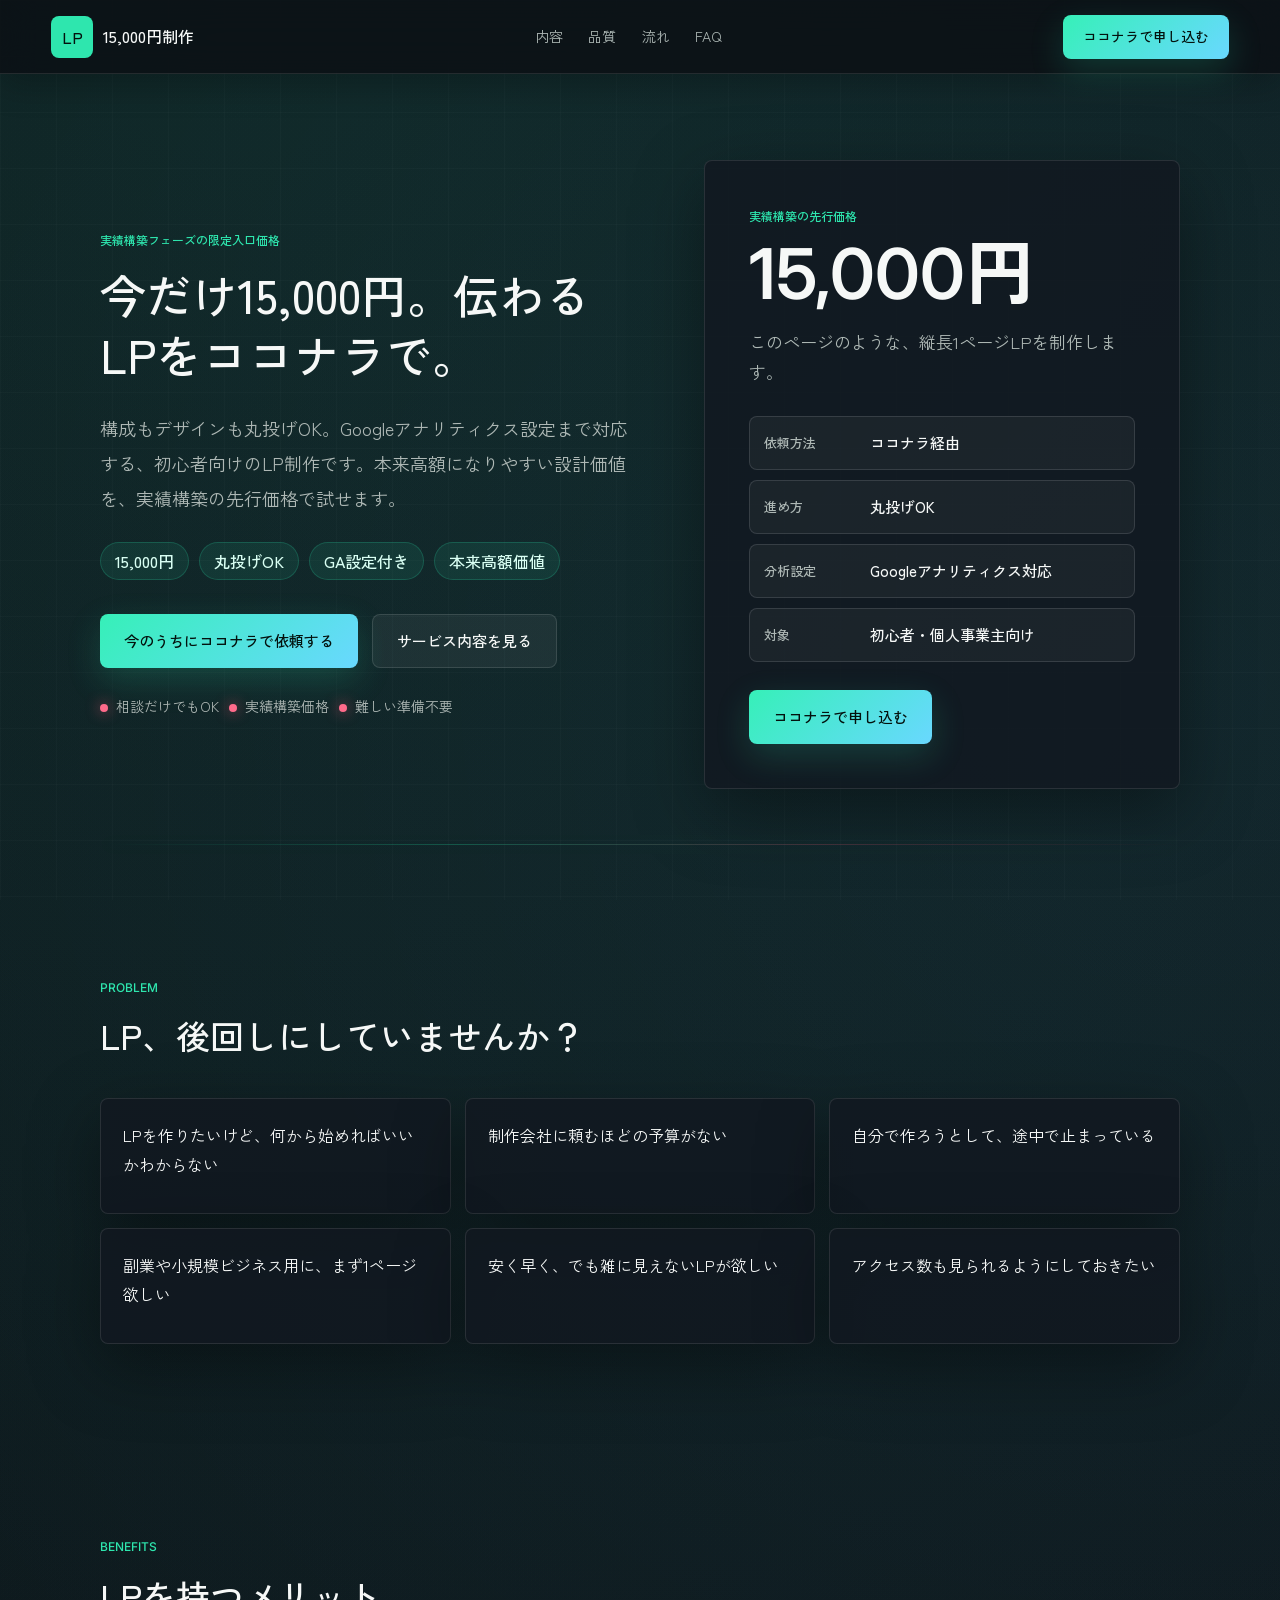
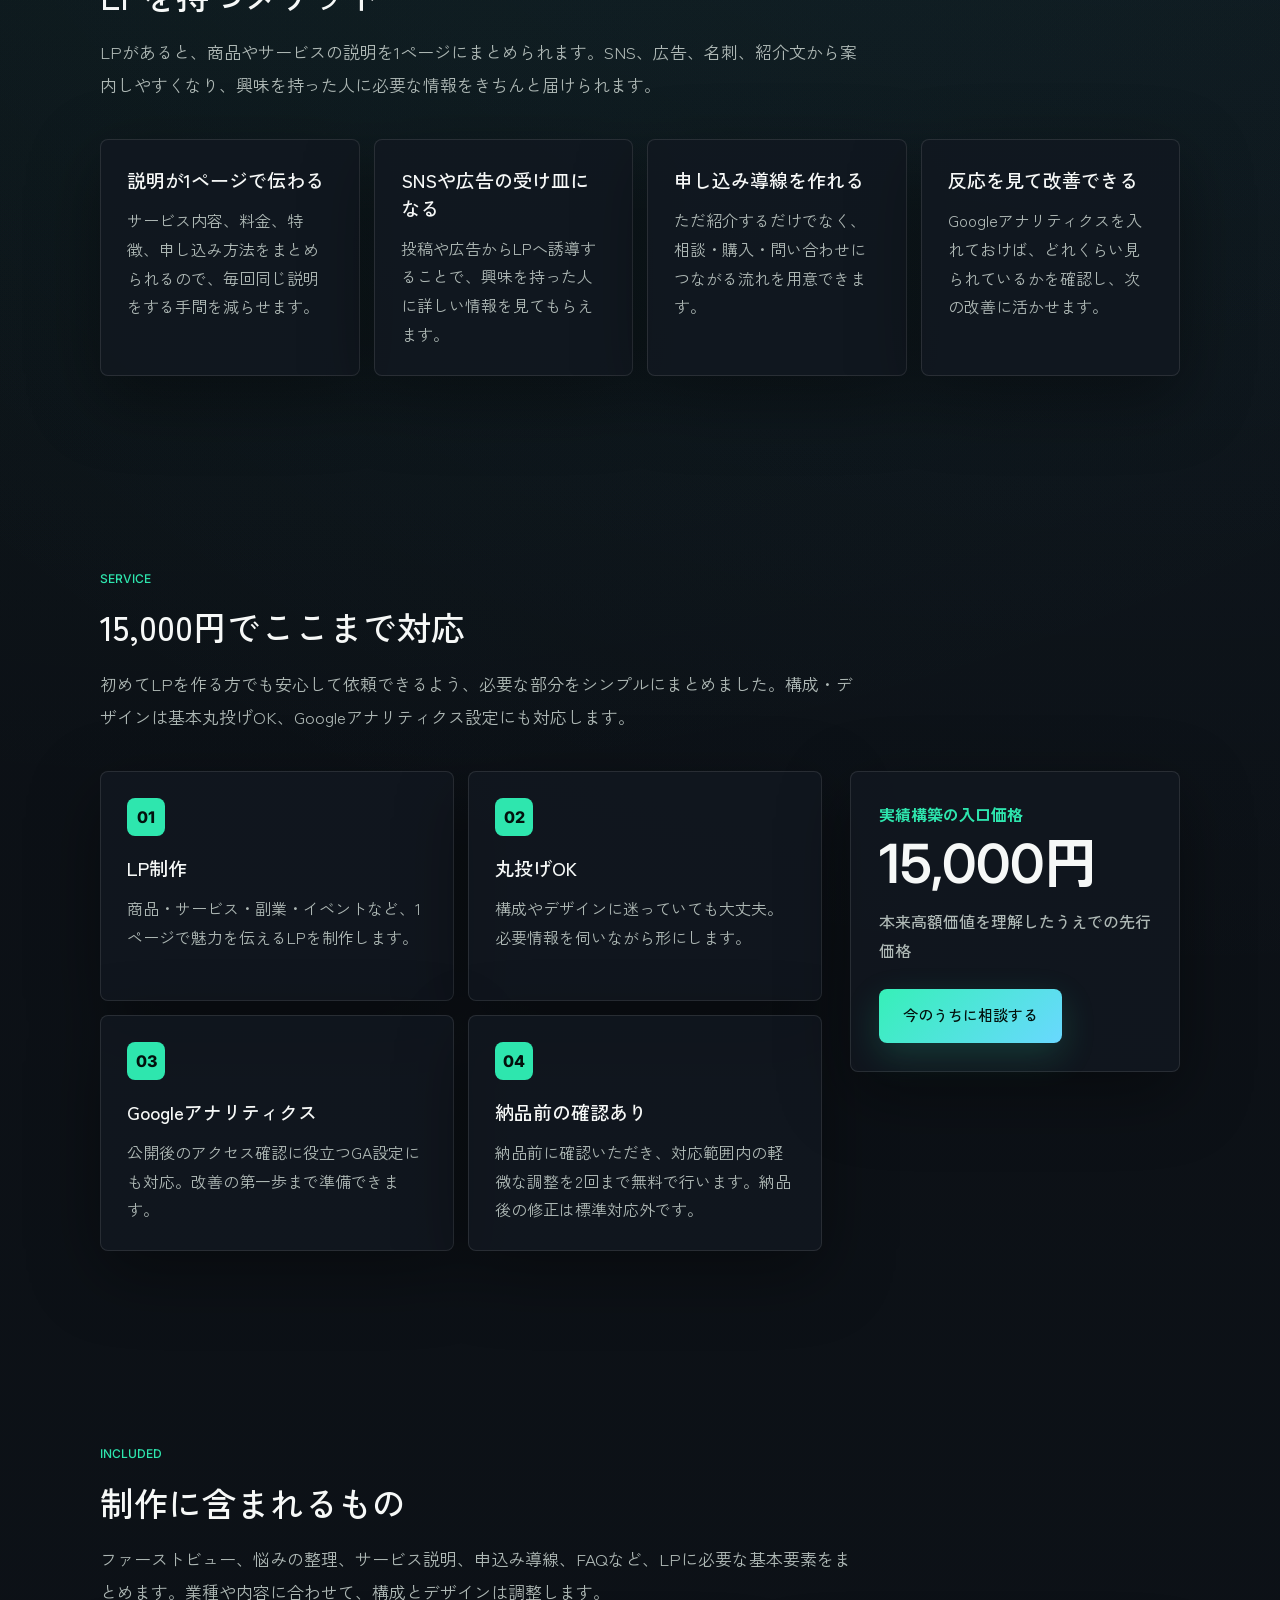
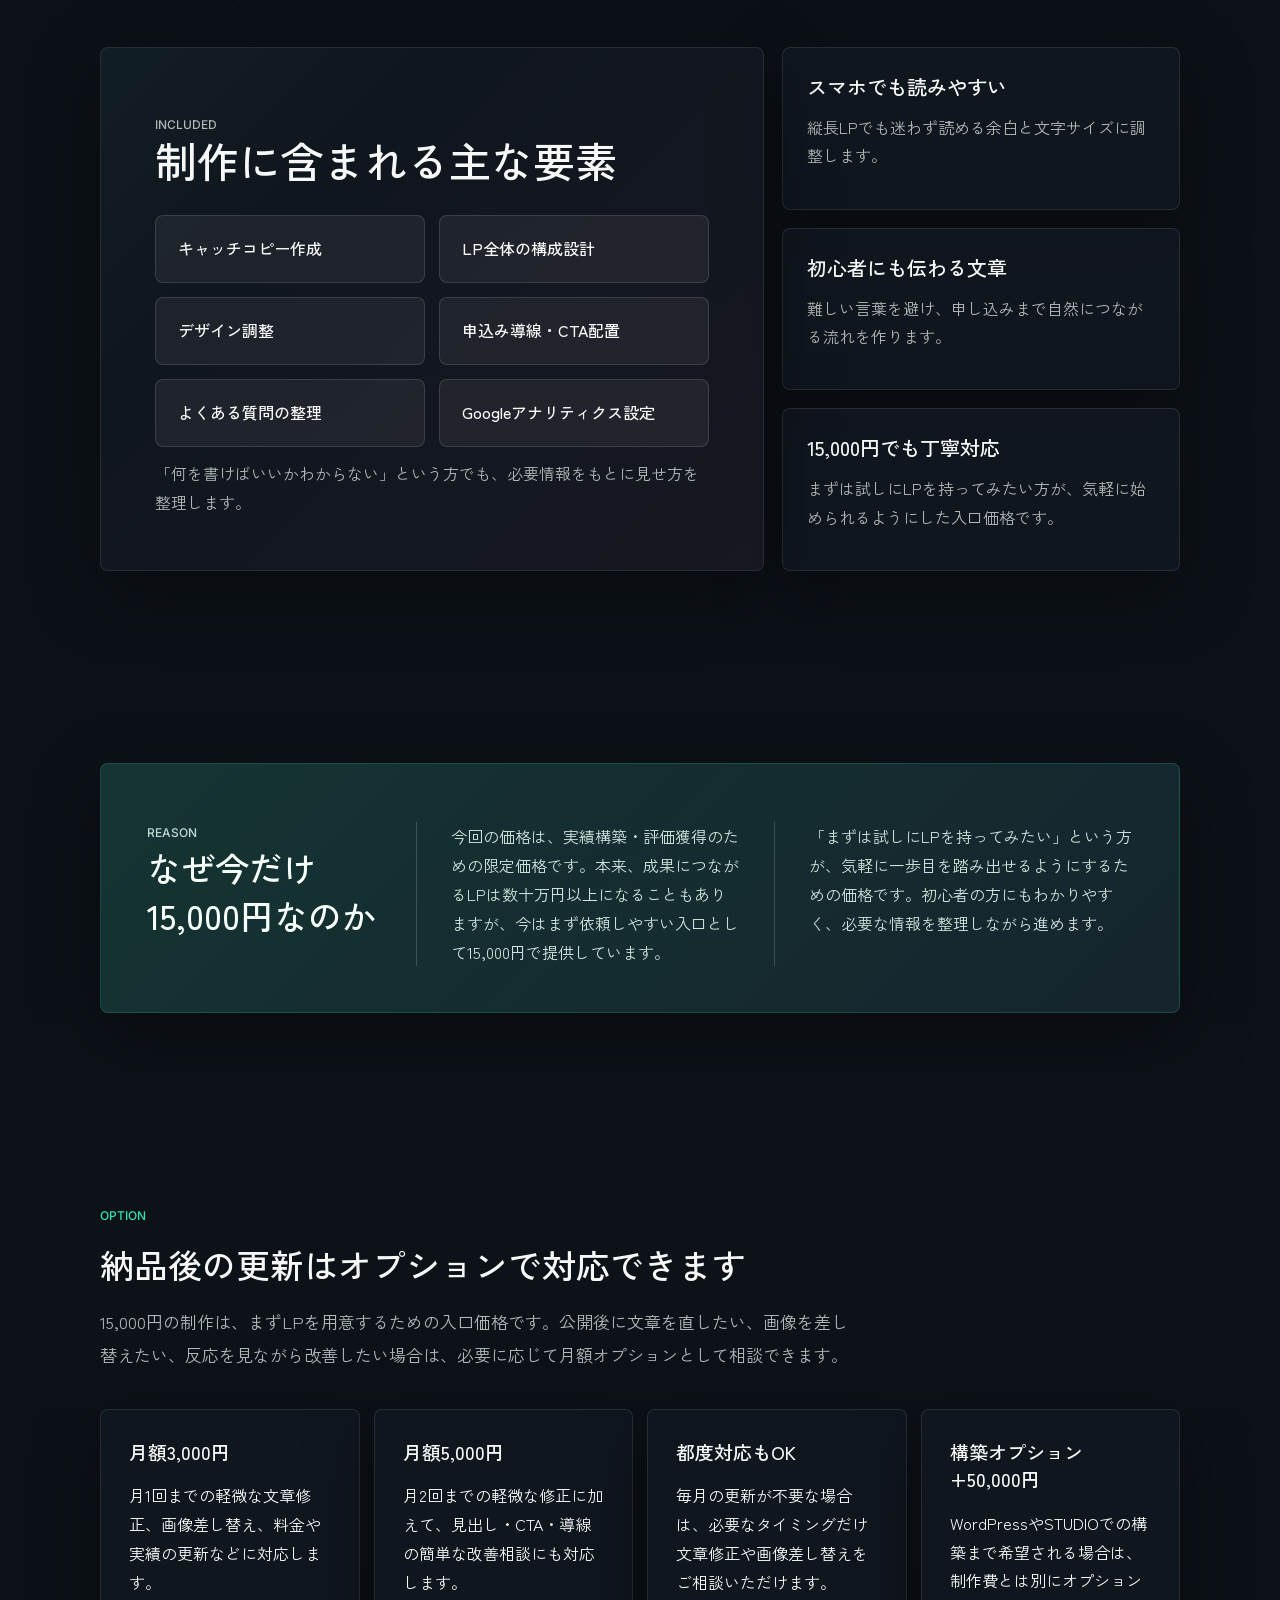
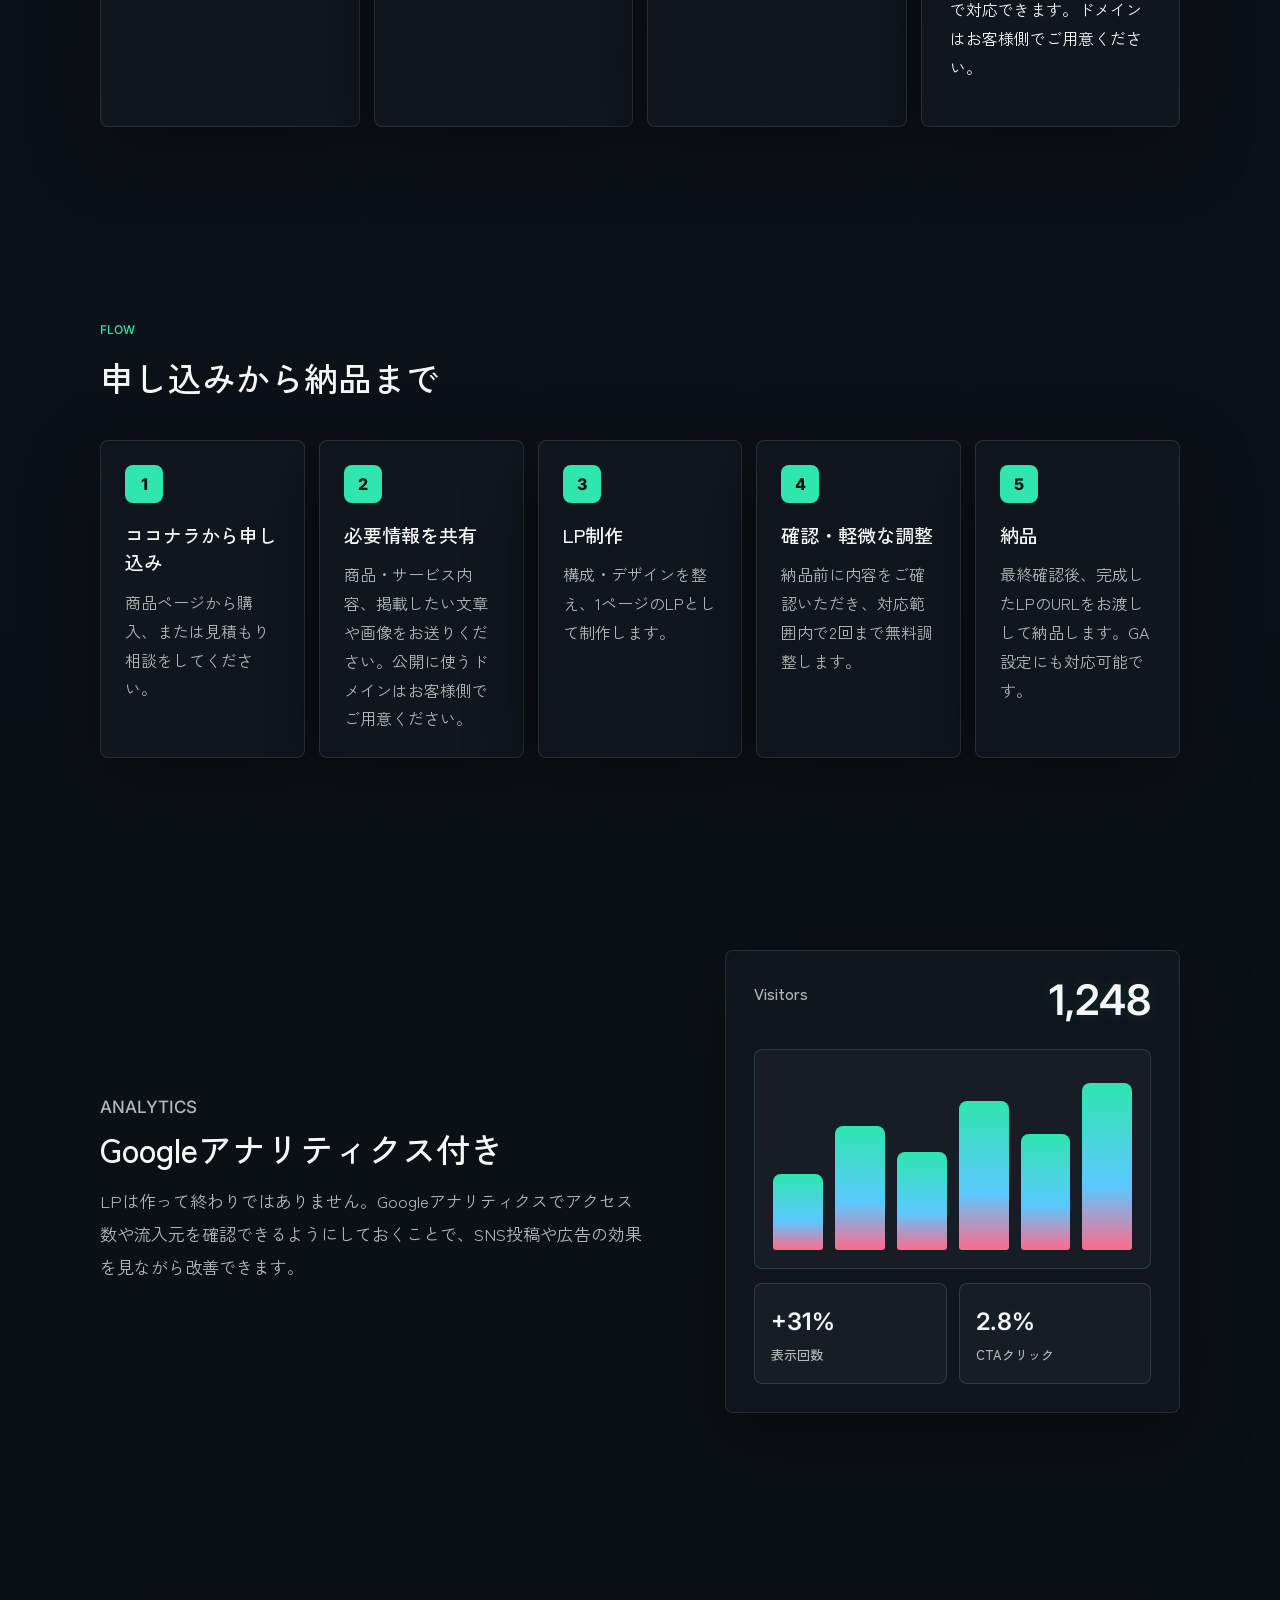
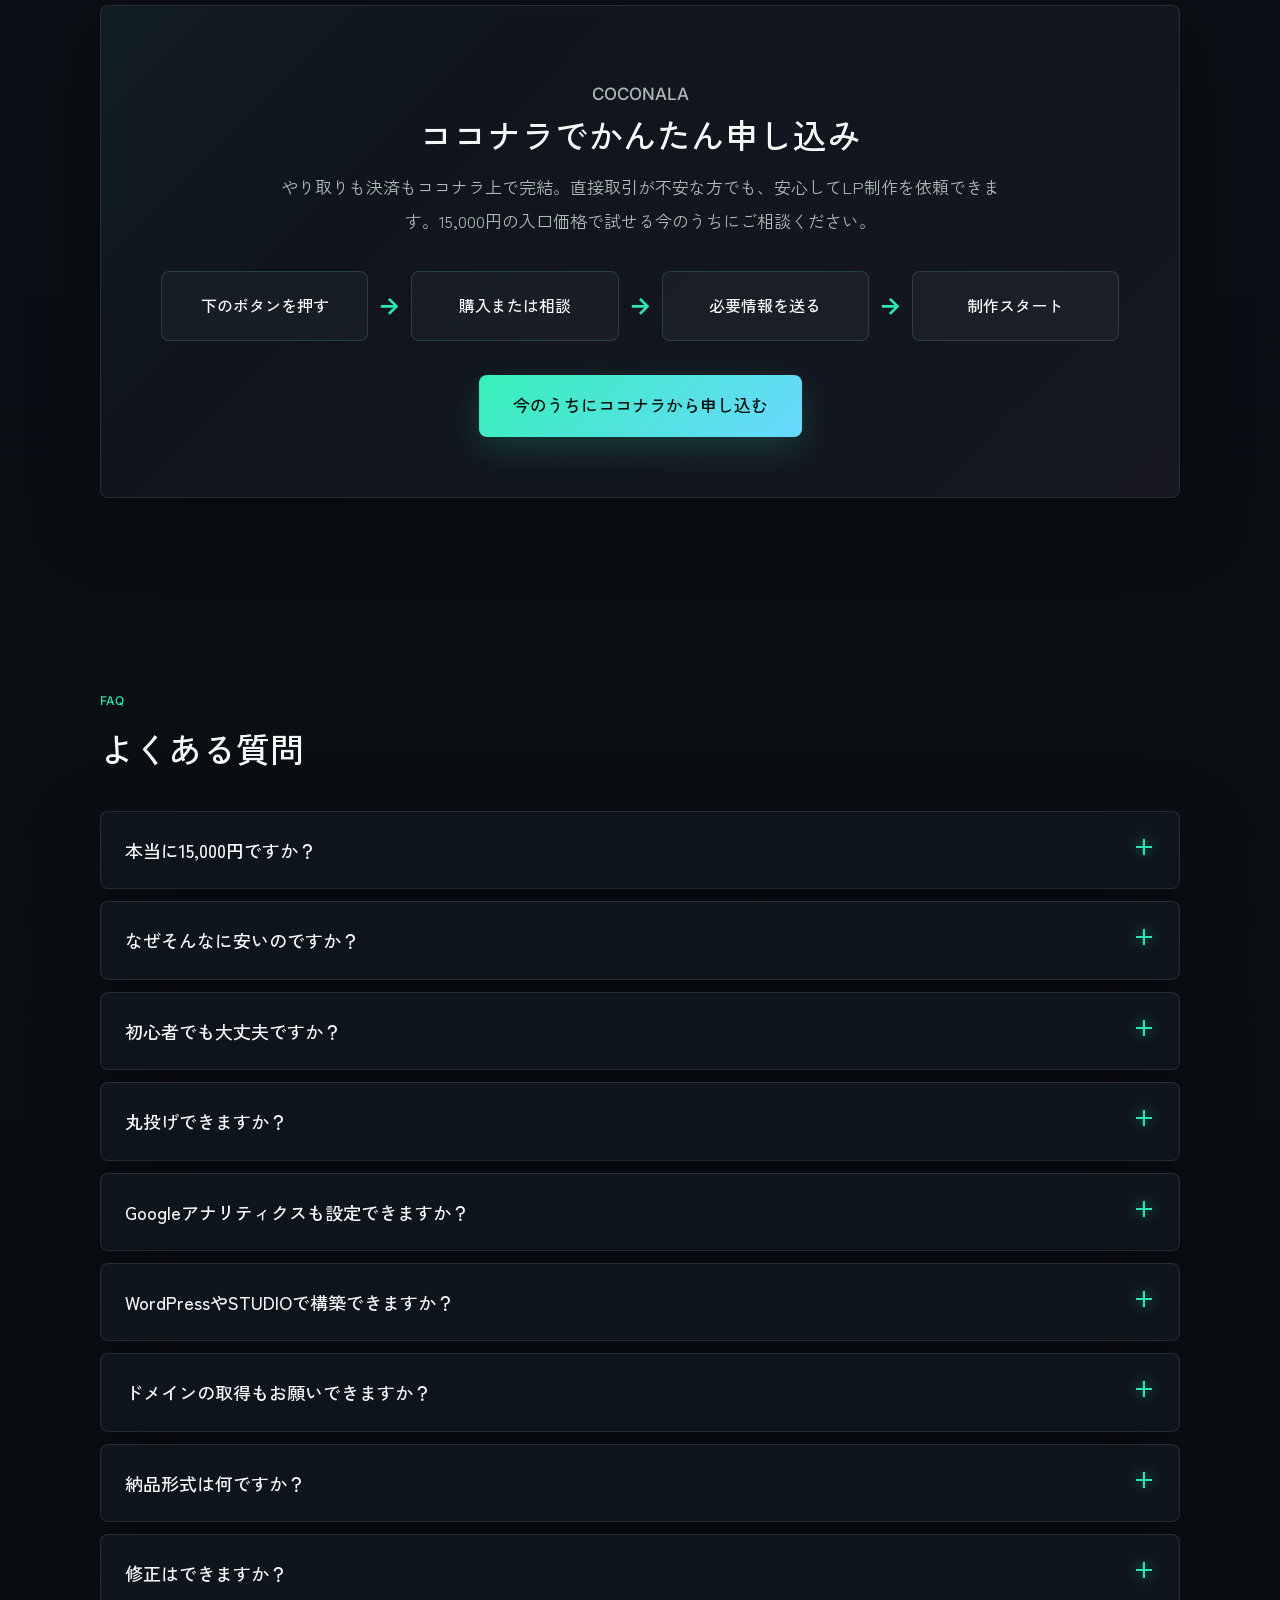
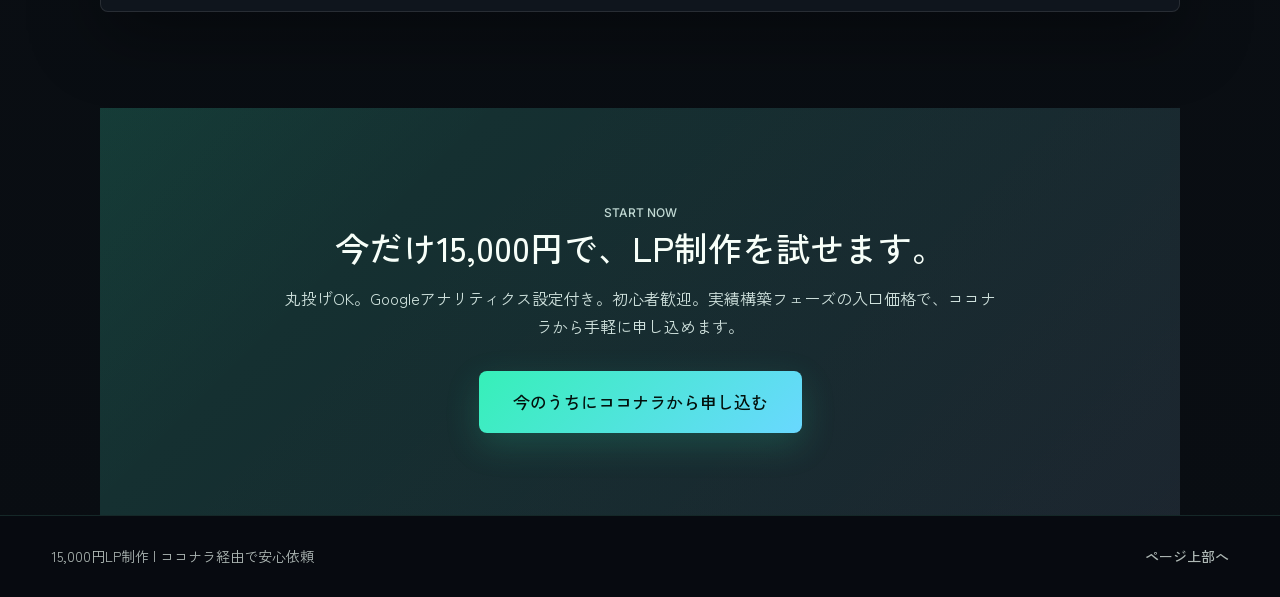
<file: index.html>
<!doctype html>
<html lang="ja">
  <head>
    <meta charset="UTF-8" />
    <meta name="viewport" content="width=device-width, initial-scale=1.0" />
    <title>実績構築価格の15,000円LP制作 | 丸投げOK・Googleアナリティクス付き</title>
    <meta
      name="description"
      content="本来は高額な価値を持つLP制作を、実績構築フェーズの入口価格として15,000円で提供。丸投げOK、Googleアナリティクス設定対応、ココナラ経由で安心依頼。"
    />
    <link rel="preconnect" href="https://fonts.googleapis.com" />
    <link rel="preconnect" href="https://fonts.gstatic.com" crossorigin />
    <link
      href="https://fonts.googleapis.com/css2?family=Inter:wght@500;600;700;800&family=Zen+Kaku+Gothic+New:wght@400;500;700;900&display=swap"
      rel="stylesheet"
    />
    <link rel="stylesheet" href="./styles.css" />
  </head>
  <body>
    <header class="site-header" aria-label="サイトヘッダー">
      <a class="logo" href="#top" aria-label="ページ上部へ">
        <span class="logo-mark">LP</span>
        <span>15,000円制作</span>
      </a>
      <nav class="header-nav" aria-label="主要ナビゲーション">
        <a href="#service">内容</a>
        <a href="#quality">品質</a>
        <a href="#flow">流れ</a>
        <a href="#faq">FAQ</a>
      </nav>
      <a class="header-cta" href="https://coconala.com/services/4183855?ref=top_histories&ref_kind=home&ref_no=1" target="_blank" rel="noreferrer">ココナラで申し込む</a>
    </header>

    <main id="top">
      <section class="hero section">
        <div class="hero-copy">
          <p class="eyebrow">実績構築フェーズの限定入口価格</p>
          <h1>今だけ15,000円。伝わるLPをココナラで。</h1>
          <p class="lead">
            構成もデザインも丸投げOK。Googleアナリティクス設定まで対応する、初心者向けのLP制作です。本来高額になりやすい設計価値を、実績構築の先行価格で試せます。
          </p>

          <div class="hero-badges" aria-label="サービス特徴">
            <span>15,000円</span>
            <span>丸投げOK</span>
            <span>GA設定付き</span>
            <span>本来高額価値</span>
          </div>

          <div class="hero-actions">
            <a class="button primary" href="https://coconala.com/services/4183855?ref=top_histories&ref_kind=home&ref_no=1" target="_blank" rel="noreferrer">今のうちにココナラで依頼する</a>
            <a class="button secondary" href="#service">サービス内容を見る</a>
          </div>

          <div class="trust-row" aria-label="安心材料">
            <span>相談だけでもOK</span>
            <span>実績構築価格</span>
            <span>難しい準備不要</span>
          </div>
        </div>

        <div class="hero-visual" aria-label="オファー概要">
          <aside class="offer-card">
            <p class="panel-label">実績構築の先行価格</p>
            <strong class="offer-price">15,000円</strong>
            <p class="offer-lead">
              このページのような、縦長1ページLPを制作します。
            </p>
            <dl class="offer-list">
              <div>
                <dt>依頼方法</dt>
                <dd>ココナラ経由</dd>
              </div>
              <div>
                <dt>進め方</dt>
                <dd>丸投げOK</dd>
              </div>
              <div>
                <dt>分析設定</dt>
                <dd>Googleアナリティクス対応</dd>
              </div>
              <div>
                <dt>対象</dt>
                <dd>初心者・個人事業主向け</dd>
              </div>
            </dl>
            <a class="button primary" href="https://coconala.com/services/4183855?ref=top_histories&ref_kind=home&ref_no=1" target="_blank" rel="noreferrer">ココナラで申し込む</a>
          </aside>
        </div>
      </section>

      <section class="problem section">
        <div class="section-heading">
          <p class="eyebrow">Problem</p>
          <h2>LP、後回しにしていませんか？</h2>
        </div>
        <div class="problem-list">
          <p>LPを作りたいけど、何から始めればいいかわからない</p>
          <p>制作会社に頼むほどの予算がない</p>
          <p>自分で作ろうとして、途中で止まっている</p>
          <p>副業や小規模ビジネス用に、まず1ページ欲しい</p>
          <p>安く早く、でも雑に見えないLPが欲しい</p>
          <p>アクセス数も見られるようにしておきたい</p>
        </div>
      </section>

      <section class="benefits section">
        <div class="section-heading">
          <p class="eyebrow">Benefits</p>
          <h2>LPを持つメリット</h2>
          <p>
            LPがあると、商品やサービスの説明を1ページにまとめられます。SNS、広告、名刺、紹介文から案内しやすくなり、興味を持った人に必要な情報をきちんと届けられます。
          </p>
        </div>

        <div class="benefit-list">
          <article>
            <h3>説明が1ページで伝わる</h3>
            <p>サービス内容、料金、特徴、申し込み方法をまとめられるので、毎回同じ説明をする手間を減らせます。</p>
          </article>
          <article>
            <h3>SNSや広告の受け皿になる</h3>
            <p>投稿や広告からLPへ誘導することで、興味を持った人に詳しい情報を見てもらえます。</p>
          </article>
          <article>
            <h3>申し込み導線を作れる</h3>
            <p>ただ紹介するだけでなく、相談・購入・問い合わせにつながる流れを用意できます。</p>
          </article>
          <article>
            <h3>反応を見て改善できる</h3>
            <p>Googleアナリティクスを入れておけば、どれくらい見られているかを確認し、次の改善に活かせます。</p>
          </article>
        </div>
      </section>

      <section id="service" class="service section">
        <div class="section-heading">
          <p class="eyebrow">Service</p>
          <h2>15,000円でここまで対応</h2>
          <p>
            初めてLPを作る方でも安心して依頼できるよう、必要な部分をシンプルにまとめました。構成・デザインは基本丸投げOK、Googleアナリティクス設定にも対応します。
          </p>
        </div>

        <div class="service-layout">
          <div class="feature-list">
            <article>
              <span>01</span>
              <h3>LP制作</h3>
              <p>商品・サービス・副業・イベントなど、1ページで魅力を伝えるLPを制作します。</p>
            </article>
            <article>
              <span>02</span>
              <h3>丸投げOK</h3>
              <p>構成やデザインに迷っていても大丈夫。必要情報を伺いながら形にします。</p>
            </article>
            <article>
              <span>03</span>
              <h3>Googleアナリティクス</h3>
              <p>公開後のアクセス確認に役立つGA設定にも対応。改善の第一歩まで準備できます。</p>
            </article>
            <article>
              <span>04</span>
              <h3>納品前の確認あり</h3>
              <p>納品前に確認いただき、対応範囲内の軽微な調整を2回まで無料で行います。納品後の修正は標準対応外です。</p>
            </article>
          </div>

          <aside class="price-panel" aria-label="価格と申込み">
            <p>実績構築の入口価格</p>
            <strong>15,000円</strong>
            <span>本来高額価値を理解したうえでの先行価格</span>
            <a class="button primary" href="https://coconala.com/services/4183855?ref=top_histories&ref_kind=home&ref_no=1" target="_blank" rel="noreferrer">今のうちに相談する</a>
          </aside>
        </div>
      </section>

      <section id="quality" class="quality section">
        <div class="section-heading">
          <p class="eyebrow">Included</p>
          <h2>制作に含まれるもの</h2>
          <p>
            ファーストビュー、悩みの整理、サービス説明、申込み導線、FAQなど、LPに必要な基本要素をまとめます。業種や内容に合わせて、構成とデザインは調整します。
          </p>
        </div>

        <div class="quality-showcase">
          <div class="showcase-card large included-card">
            <p class="eyebrow">Included</p>
            <h3>制作に含まれる主な要素</h3>
            <div class="included-grid">
              <span>キャッチコピー作成</span>
              <span>LP全体の構成設計</span>
              <span>デザイン調整</span>
              <span>申込み導線・CTA配置</span>
              <span>よくある質問の整理</span>
              <span>Googleアナリティクス設定</span>
            </div>
            <p>
              「何を書けばいいかわからない」という方でも、必要情報をもとに見せ方を整理します。
            </p>
          </div>
          <div class="showcase-stack">
            <div class="showcase-card">
              <b>スマホでも読みやすい</b>
              <p>縦長LPでも迷わず読める余白と文字サイズに調整します。</p>
            </div>
            <div class="showcase-card">
              <b>初心者にも伝わる文章</b>
              <p>難しい言葉を避け、申し込みまで自然につながる流れを作ります。</p>
            </div>
            <div class="showcase-card">
              <b>15,000円でも丁寧対応</b>
              <p>まずは試しにLPを持ってみたい方が、気軽に始められるようにした入口価格です。</p>
            </div>
          </div>
        </div>
      </section>

      <section class="reason section">
        <div class="reason-box">
          <div>
            <p class="eyebrow">Reason</p>
            <h2>なぜ今だけ15,000円なのか</h2>
          </div>
          <p>
            今回の価格は、実績構築・評価獲得のための限定価格です。本来、成果につながるLPは数十万円以上になることもありますが、今はまず依頼しやすい入口として15,000円で提供しています。
          </p>
          <p>
            「まずは試しにLPを持ってみたい」という方が、気軽に一歩目を踏み出せるようにするための価格です。初心者の方にもわかりやすく、必要な情報を整理しながら進めます。
          </p>
        </div>
      </section>

      <section class="philosophy section">
        <div class="section-heading">
          <p class="eyebrow">Option</p>
          <h2>納品後の更新はオプションで対応できます</h2>
          <p>
            15,000円の制作は、まずLPを用意するための入口価格です。公開後に文章を直したい、画像を差し替えたい、反応を見ながら改善したい場合は、必要に応じて月額オプションとして相談できます。
          </p>
        </div>

        <div class="policy-list">
          <article>
            <h3>月額3,000円</h3>
            <p>月1回までの軽微な文章修正、画像差し替え、料金や実績の更新などに対応します。</p>
          </article>
          <article>
            <h3>月額5,000円</h3>
            <p>月2回までの軽微な修正に加えて、見出し・CTA・導線の簡単な改善相談にも対応します。</p>
          </article>
          <article>
            <h3>都度対応もOK</h3>
            <p>毎月の更新が不要な場合は、必要なタイミングだけ文章修正や画像差し替えをご相談いただけます。</p>
          </article>
          <article>
            <h3>構築オプション +50,000円</h3>
            <p>WordPressやSTUDIOでの構築まで希望される場合は、制作費とは別にオプションで対応できます。ドメインはお客様側でご用意ください。</p>
          </article>
        </div>
      </section>

      <section id="flow" class="flow section">
        <div class="section-heading">
          <p class="eyebrow">Flow</p>
          <h2>申し込みから納品まで</h2>
        </div>
        <div class="flow-steps">
          <article>
            <span>1</span>
            <h3>ココナラから申し込み</h3>
            <p>商品ページから購入、または見積もり相談をしてください。</p>
          </article>
          <article>
            <span>2</span>
            <h3>必要情報を共有</h3>
            <p>商品・サービス内容、掲載したい文章や画像をお送りください。公開に使うドメインはお客様側でご用意ください。</p>
          </article>
          <article>
            <span>3</span>
            <h3>LP制作</h3>
            <p>構成・デザインを整え、1ページのLPとして制作します。</p>
          </article>
          <article>
            <span>4</span>
            <h3>確認・軽微な調整</h3>
            <p>納品前に内容をご確認いただき、対応範囲内で2回まで無料調整します。</p>
          </article>
          <article>
            <span>5</span>
            <h3>納品</h3>
            <p>最終確認後、完成したLPのURLをお渡しして納品します。GA設定にも対応可能です。</p>
          </article>
        </div>
      </section>

      <section class="analytics section">
        <div class="analytics-copy">
          <p class="eyebrow">Analytics</p>
          <h2>Googleアナリティクス付き</h2>
          <p>
            LPは作って終わりではありません。Googleアナリティクスでアクセス数や流入元を確認できるようにしておくことで、SNS投稿や広告の効果を見ながら改善できます。
          </p>
        </div>
        <div class="analytics-panel" aria-label="アクセス解析イメージ">
          <div class="metric-row">
            <span>Visitors</span>
            <strong>1,248</strong>
          </div>
          <div class="bar-chart">
            <span style="height: 42%"></span>
            <span style="height: 68%"></span>
            <span style="height: 54%"></span>
            <span style="height: 82%"></span>
            <span style="height: 64%"></span>
            <span style="height: 92%"></span>
          </div>
          <div class="metric-grid">
            <p><b>+31%</b><span>表示回数</span></p>
            <p><b>2.8%</b><span>CTAクリック</span></p>
          </div>
        </div>
      </section>

      <section id="apply" class="apply section">
        <div class="apply-card">
          <p class="eyebrow">Coconala</p>
          <h2>ココナラでかんたん申し込み</h2>
          <p>
            やり取りも決済もココナラ上で完結。直接取引が不安な方でも、安心してLP制作を依頼できます。15,000円の入口価格で試せる今のうちにご相談ください。
          </p>
          <div class="apply-steps">
            <span>下のボタンを押す</span>
            <span aria-hidden="true" class="step-arrow">→</span>
            <span>購入または相談</span>
            <span aria-hidden="true" class="step-arrow">→</span>
            <span>必要情報を送る</span>
            <span aria-hidden="true" class="step-arrow">→</span>
            <span>制作スタート</span>
          </div>
          <a class="button primary large-button" href="https://coconala.com/services/4183855?ref=top_histories&ref_kind=home&ref_no=1" target="_blank" rel="noreferrer">
            今のうちにココナラから申し込む
          </a>
        </div>
      </section>

      <section id="faq" class="faq section">
        <div class="section-heading">
          <p class="eyebrow">FAQ</p>
          <h2>よくある質問</h2>
        </div>
        <div class="faq-list">
          <details>
            <summary>本当に15,000円ですか？</summary>
            <p>はい。実績構築・評価獲得のための限定入口価格として15,000円で承っています。追加対応が必要な場合は事前にご相談します。</p>
          </details>
          <details>
            <summary>なぜそんなに安いのですか？</summary>
            <p>実績構築フェーズの入口価格だからです。「まずは試しにLPを持ってみたい」という方が気軽に始められるよう、依頼しやすい価格にしています。</p>
          </details>
          <details>
            <summary>初心者でも大丈夫ですか？</summary>
            <p>大丈夫です。LP制作が初めての方にもわかりやすく進めます。難しい専門知識は不要です。</p>
          </details>
          <details>
            <summary>丸投げできますか？</summary>
            <p>はい。基本的な構成・デザインはお任せいただけます。最低限、掲載したい商品・サービス内容だけお知らせください。</p>
          </details>
          <details>
            <summary>Googleアナリティクスも設定できますか？</summary>
            <p>はい、対応しています。公開後のアクセス確認や改善のために、入れておきたい方へおすすめです。</p>
          </details>
          <details>
            <summary>WordPressやSTUDIOで構築できますか？</summary>
            <p>はい、対応可能です。WordPressやSTUDIOでの構築まで希望される場合は、別途オプションとして+50,000円でご相談いただけます。公開に使うドメインはお客様側でご用意ください。</p>
          </details>
          <details>
            <summary>ドメインの取得もお願いできますか？</summary>
            <p>ドメインはお客様ご自身で取得をお願いします。取得済みのドメインや利用したいURLがある場合は、制作時に共有してください。</p>
          </details>
          <details>
            <summary>納品形式は何ですか？</summary>
            <p>納品は完成したLPのURLで行います。最終確認後、閲覧できるURLをお渡しします。</p>
          </details>
          <details>
            <summary>修正はできますか？</summary>
            <p>納品前の確認時に、対応範囲内の軽微な調整を2回まで無料で行います。納品後の修正は標準対応に含まれません。必要な場合は都度対応または月額オプションでご相談ください。</p>
          </details>
        </div>
      </section>

      <section class="final-cta section">
        <p class="eyebrow">Start Now</p>
        <h2>今だけ15,000円で、LP制作を試せます。</h2>
        <p>
          丸投げOK。Googleアナリティクス設定付き。初心者歓迎。実績構築フェーズの入口価格で、ココナラから手軽に申し込めます。
        </p>
        <a class="button primary large-button" href="https://coconala.com/services/4183855?ref=top_histories&ref_kind=home&ref_no=1" target="_blank" rel="noreferrer">今のうちにココナラから申し込む</a>
      </section>
    </main>

    <footer class="site-footer">
      <p>15,000円LP制作 | ココナラ経由で安心依頼</p>
      <a href="#top">ページ上部へ</a>
    </footer>

    <div class="mobile-fixed-line">
      <span>LP制作 15,000円</span>
      <a href="https://coconala.com/services/4183855?ref=top_histories&ref_kind=home&ref_no=1" target="_blank" rel="noreferrer">申し込む</a>
    </div>

    <script src="./script.js"></script>
  </body>
</html>
</file>
<file: styles.css>
:root {
  --ink: #17211d;
  --muted: #62706b;
  --line: #dfe7e2;
  --paper: #fbfcf8;
  --white: #ffffff;
  --mint: #dff7e9;
  --green: #0f7c58;
  --green-dark: #07533c;
  --coral: #f26f5e;
  --amber: #f8c85c;
  --blue: #4b7bec;
  --shadow: 0 24px 70px rgba(24, 44, 36, 0.14);
}

* {
  box-sizing: border-box;
}

html {
  scroll-behavior: smooth;
}

body {
  margin: 0;
  background: var(--paper);
  color: var(--ink);
  font-family: "Zen Kaku Gothic New", system-ui, sans-serif;
  line-height: 1.8;
  font-feature-settings: "palt";
}

a {
  color: inherit;
  text-decoration: none;
}

.site-header {
  position: sticky;
  top: 0;
  z-index: 20;
  display: flex;
  align-items: center;
  justify-content: space-between;
  gap: 24px;
  min-height: 74px;
  padding: 14px clamp(18px, 4vw, 56px);
  background: rgba(251, 252, 248, 0.92);
  border-bottom: 1px solid rgba(223, 231, 226, 0.9);
  backdrop-filter: blur(18px);
}

.logo {
  display: inline-flex;
  align-items: center;
  gap: 10px;
  font-weight: 700;
  white-space: nowrap;
}

.logo-mark {
  display: grid;
  width: 42px;
  height: 42px;
  place-items: center;
  color: var(--white);
  background: var(--green);
  border-radius: 8px;
  line-height: 1;
}

.header-nav {
  display: flex;
  align-items: center;
  gap: clamp(16px, 2vw, 28px);
  color: var(--muted);
  font-size: 14px;
  font-weight: 500;
}

.header-nav a:hover {
  color: var(--green);
}

.header-cta {
  display: inline-flex;
  align-items: center;
  justify-content: center;
  min-height: 44px;
  padding: 0 20px;
  color: var(--white);
  background: var(--green-dark);
  border-radius: 8px;
  font-size: 14px;
  font-weight: 700;
  white-space: nowrap;
}

.section {
  width: min(1120px, calc(100% - 36px));
  margin: 0 auto;
  padding: 96px 0;
}

.hero {
  display: grid;
  grid-template-columns: minmax(0, 1fr) minmax(420px, 0.9fr);
  align-items: center;
  gap: clamp(42px, 7vw, 88px);
  min-height: calc(100svh - 74px);
  padding-top: 60px;
  padding-bottom: 72px;
}

.eyebrow {
  margin: 0 0 14px;
  color: var(--green);
  font-size: 13px;
  font-family: "Inter", "Zen Kaku Gothic New", system-ui, sans-serif;
  font-weight: 800;
  letter-spacing: 0;
  text-transform: uppercase;
}

h1,
h2,
h3,
p {
  overflow-wrap: anywhere;
}

h1 {
  max-width: 720px;
  margin: 0;
  font-size: clamp(42px, 6vw, 76px);
  font-weight: 900;
  line-height: 1.12;
  letter-spacing: 0;
}

h2 {
  margin: 0;
  font-size: clamp(30px, 4vw, 48px);
  font-weight: 900;
  line-height: 1.28;
  letter-spacing: 0;
}

h3 {
  margin: 0;
  font-size: 20px;
  font-weight: 700;
  line-height: 1.45;
}

.lead {
  max-width: 620px;
  margin: 26px 0 0;
  color: var(--muted);
  font-size: clamp(17px, 2vw, 20px);
  font-weight: 400;
}

.hero-badges,
.trust-row {
  display: flex;
  flex-wrap: wrap;
  gap: 10px;
  margin-top: 26px;
}

.hero-badges span {
  display: inline-flex;
  align-items: center;
  min-height: 38px;
  padding: 0 14px;
  background: var(--mint);
  border: 1px solid #bfe8d0;
  border-radius: 999px;
  color: var(--green-dark);
  font-weight: 700;
}

.hero-actions {
  display: flex;
  flex-wrap: wrap;
  gap: 14px;
  margin-top: 34px;
}

.button {
  display: inline-flex;
  align-items: center;
  justify-content: center;
  min-height: 54px;
  padding: 0 24px;
  border-radius: 8px;
  font-size: 15px;
  font-weight: 700;
  line-height: 1.35;
  transition: transform 180ms ease, box-shadow 180ms ease, background 180ms ease;
}

.button:hover {
  transform: translateY(-2px);
}

.button.primary {
  color: var(--white);
  background: var(--green-dark);
  box-shadow: 0 16px 38px rgba(7, 83, 60, 0.22);
}

.button.primary:hover {
  background: var(--green);
}

.button.secondary {
  color: var(--ink);
  background: var(--white);
  border: 1px solid var(--line);
}

.large-button {
  min-height: 62px;
  padding-inline: 34px;
  font-size: 17px;
}

.trust-row {
  color: var(--muted);
  font-size: 14px;
  font-weight: 500;
}

.trust-row span::before {
  content: "";
  display: inline-block;
  width: 8px;
  height: 8px;
  margin-right: 8px;
  background: var(--coral);
  border-radius: 999px;
}

.hero-visual {
  position: relative;
}

.deliverable-panel,
.offer-card,
.showcase-card,
.price-panel,
.analytics-panel,
.apply-card,
.reason-box,
.value-grid article,
.policy-list article {
  background: var(--white);
  border: 1px solid var(--line);
  border-radius: 8px;
  box-shadow: var(--shadow);
}

.deliverable-panel {
  position: relative;
  overflow: hidden;
  padding: clamp(26px, 4vw, 42px);
}

.offer-card {
  padding: clamp(28px, 5vw, 44px);
}

.offer-price {
  display: block;
  margin-top: 6px;
  font-size: clamp(58px, 8vw, 92px);
  font-weight: 900;
  line-height: 0.95;
}

.offer-lead {
  margin: 18px 0 0;
  color: var(--muted);
  font-size: 17px;
  font-weight: 700;
}

.offer-list {
  display: grid;
  gap: 10px;
  margin: 28px 0;
}

.offer-list div {
  display: grid;
  grid-template-columns: 92px 1fr;
  gap: 14px;
  align-items: center;
  min-height: 54px;
  padding: 12px 14px;
  background: rgba(255, 255, 255, 0.045);
  border: 1px solid var(--line);
  border-radius: 8px;
}

.offer-list dt,
.offer-list dd {
  margin: 0;
}

.offer-list dt {
  color: var(--muted);
  font-size: 13px;
  font-weight: 800;
}

.offer-list dd {
  font-weight: 900;
}

.deliverable-panel::before {
  content: "";
  position: absolute;
  inset: 0;
  background: linear-gradient(135deg, rgba(46, 230, 174, 0.13), transparent 36%, rgba(92, 200, 255, 0.08));
  pointer-events: none;
}

.deliverable-panel > * {
  position: relative;
}

.panel-label {
  margin: 0 0 12px;
  color: var(--green);
  font-size: 13px;
  font-weight: 900;
}

.deliverable-panel h2 {
  font-size: clamp(28px, 4vw, 42px);
}

.deliverable-list,
.included-grid {
  display: grid;
  grid-template-columns: repeat(2, 1fr);
  gap: 10px;
  margin-top: 26px;
}

.deliverable-list span,
.included-grid span {
  display: grid;
  min-height: 50px;
  align-items: center;
  padding: 12px 14px;
  background: rgba(255, 255, 255, 0.045);
  border: 1px solid var(--line);
  border-radius: 8px;
  font-weight: 700;
}

.analytics-mini {
  display: flex;
  align-items: center;
  justify-content: space-between;
  gap: 18px;
  margin-top: 22px;
  padding: 18px;
  background: rgba(46, 230, 174, 0.09);
  border: 1px solid rgba(46, 230, 174, 0.18);
  border-radius: 8px;
}

.analytics-mini div {
  display: grid;
  gap: 2px;
}

.analytics-mini b {
  color: var(--green);
  line-height: 1;
  font-family: "Inter", "Zen Kaku Gothic New", system-ui, sans-serif;
}

.analytics-mini span {
  color: var(--muted);
  font-size: 13px;
  font-weight: 500;
  line-height: 1.5;
}

.analytics-mini strong {
  color: var(--ink);
  font-size: 30px;
  font-family: "Inter", "Zen Kaku Gothic New", system-ui, sans-serif;
  font-weight: 800;
  line-height: 1;
  white-space: nowrap;
}

.floating-price {
  position: absolute;
  right: -20px;
  bottom: -24px;
  display: grid;
  gap: 2px;
  min-width: 164px;
  padding: 18px 20px;
  color: var(--white);
  background: var(--coral);
  border-radius: 8px;
  box-shadow: 0 18px 42px rgba(242, 111, 94, 0.28);
}

.floating-price span {
  font-size: 13px;
  font-weight: 800;
}

.floating-price strong {
  font-family: "Inter", "Zen Kaku Gothic New", system-ui, sans-serif;
  font-size: 32px;
  line-height: 1;
}

.section-heading {
  max-width: 760px;
  margin-bottom: 38px;
}

.section-heading p:not(.eyebrow) {
  margin: 16px 0 0;
  color: var(--muted);
  font-size: 17px;
}

.value-grid {
  display: grid;
  grid-template-columns: repeat(3, 1fr);
  gap: 14px;
}

.value-grid article {
  min-height: 210px;
  padding: 26px;
}

.value-grid strong {
  display: block;
  font-size: 20px;
  font-weight: 700;
  line-height: 1.45;
}

.value-grid p {
  margin: 12px 0 0;
  color: var(--muted);
}

.value-grid .highlight-value {
  color: var(--white);
  background: var(--green-dark);
  border-color: var(--green-dark);
}

.value-grid .highlight-value p {
  color: rgba(255, 255, 255, 0.82);
}

.problem-list {
  display: grid;
  grid-template-columns: repeat(3, 1fr);
  gap: 14px;
}

.problem-list p {
  min-height: 116px;
  margin: 0;
  padding: 22px;
  background: var(--white);
  border: 1px solid var(--line);
  border-radius: 8px;
  font-weight: 500;
}

.service-layout {
  display: grid;
  grid-template-columns: minmax(0, 1fr) 330px;
  gap: 28px;
  align-items: start;
}

.feature-list {
  display: grid;
  grid-template-columns: repeat(2, 1fr);
  gap: 14px;
}

.feature-list article {
  min-height: 230px;
  padding: 26px;
  background: var(--white);
  border: 1px solid var(--line);
  border-radius: 8px;
}

.feature-list span,
.flow-steps span {
  display: inline-grid;
  width: 38px;
  height: 38px;
  place-items: center;
  margin-bottom: 18px;
  color: var(--white);
  background: var(--green);
  border-radius: 8px;
  font-family: "Inter", "Zen Kaku Gothic New", system-ui, sans-serif;
  font-weight: 800;
  line-height: 1;
}

.feature-list p,
.flow-steps p,
.showcase-card p,
.reason-box p,
.analytics-copy p,
.apply-card p,
.faq-list p,
.final-cta p {
  margin: 12px 0 0;
  color: var(--muted);
}

.price-panel {
  position: sticky;
  top: 96px;
  padding: 28px;
}

.price-panel p {
  margin: 0;
  color: var(--green);
  font-weight: 700;
}

.price-panel strong {
  display: block;
  margin-top: 8px;
  font-size: 54px;
  font-family: "Inter", "Zen Kaku Gothic New", system-ui, sans-serif;
  font-weight: 800;
  line-height: 1;
}

.price-panel span {
  display: block;
  margin: 16px 0 24px;
  color: var(--muted);
  font-weight: 500;
}

.quality-showcase {
  display: grid;
  grid-template-columns: minmax(0, 1.25fr) minmax(280px, 0.75fr);
  gap: 18px;
}

.showcase-card {
  padding: 24px;
}

.showcase-card.large {
  padding: 0;
  overflow: hidden;
}

.mock-hero {
  min-height: 320px;
  padding: 34px;
  background:
    linear-gradient(90deg, rgba(255, 255, 255, 0.94) 0 48%, rgba(255, 255, 255, 0.18) 48%),
    radial-gradient(circle at 78% 52%, rgba(75, 123, 236, 0.75), transparent 24%),
    linear-gradient(135deg, #dff7e9, #f9e7c2);
}

.mock-hero h3 {
  max-width: 430px;
  font-size: clamp(30px, 4vw, 48px);
  line-height: 1.18;
}

.mock-hero span {
  display: block;
  width: min(230px, 80%);
  height: 48px;
  margin-top: 26px;
  background: var(--green-dark);
  border-radius: 8px;
}

.mock-content {
  display: grid;
  gap: 14px;
  padding: 28px 34px 34px;
}

.mock-content span:nth-child(1) {
  width: 92%;
}

.mock-content span:nth-child(2) {
  width: 76%;
}

.mock-content span:nth-child(3) {
  width: 56%;
}

.showcase-stack {
  display: grid;
  gap: 18px;
}

.showcase-card b {
  display: block;
  font-size: 20px;
  font-weight: 700;
  line-height: 1.45;
}

.reason-box {
  display: grid;
  grid-template-columns: 0.75fr 1fr 1fr;
  gap: 28px;
  padding: clamp(28px, 5vw, 46px);
  background: var(--green-dark);
  color: var(--white);
}

.reason-box .eyebrow,
.reason-box p {
  color: rgba(255, 255, 255, 0.82);
}

.policy-list {
  display: grid;
  grid-template-columns: repeat(4, 1fr);
  gap: 14px;
}

.policy-list article {
  min-height: 260px;
  padding: 28px;
}

.flow-steps {
  display: grid;
  grid-template-columns: repeat(5, 1fr);
  gap: 14px;
}

.flow-steps article {
  min-height: 250px;
  padding: 24px;
  background: var(--white);
  border: 1px solid var(--line);
  border-radius: 8px;
}

.analytics {
  display: grid;
  grid-template-columns: minmax(0, 0.9fr) minmax(340px, 0.75fr);
  align-items: center;
  gap: clamp(28px, 7vw, 80px);
}

.analytics-copy p {
  font-size: 17px;
}

.analytics-panel {
  padding: 28px;
}

.metric-row {
  display: flex;
  align-items: flex-start;
  justify-content: space-between;
  gap: 20px;
}

.metric-row span {
  color: var(--muted);
  font-weight: 600;
}

.metric-row strong {
  font-family: "Inter", "Zen Kaku Gothic New", system-ui, sans-serif;
  font-size: 42px;
  line-height: 1;
}

.bar-chart {
  display: flex;
  align-items: end;
  gap: 12px;
  height: 220px;
  margin-top: 28px;
  padding: 18px;
  background: #f6f8f4;
  border: 1px solid var(--line);
  border-radius: 8px;
}

.bar-chart span {
  flex: 1;
  min-width: 22px;
  background: linear-gradient(180deg, var(--green), var(--blue));
  border-radius: 8px 8px 3px 3px;
}

.metric-grid {
  display: grid;
  grid-template-columns: repeat(2, 1fr);
  gap: 12px;
  margin-top: 14px;
}

.metric-grid p {
  margin: 0;
  padding: 16px;
  background: #f6f8f4;
  border: 1px solid var(--line);
  border-radius: 8px;
}

.metric-grid b,
.metric-grid span {
  display: block;
}

.metric-grid b {
  font-family: "Inter", "Zen Kaku Gothic New", system-ui, sans-serif;
  font-size: 24px;
}

.metric-grid span {
  color: var(--muted);
  font-size: 13px;
  font-weight: 600;
}

.apply-card {
  padding: clamp(30px, 6vw, 60px);
  text-align: center;
}

.apply-card p {
  max-width: 720px;
  margin-inline: auto;
  font-size: 17px;
}

.apply-steps {
  display: grid;
  grid-template-columns: 1fr auto 1fr auto 1fr auto 1fr;
  gap: 10px;
  align-items: center;
  margin: 34px 0;
}

.apply-steps span {
  display: grid;
  min-height: 70px;
  place-items: center;
  padding: 12px;
  background: #f6f8f4;
  border: 1px solid var(--line);
  border-radius: 8px;
  font-weight: 700;
}

.apply-steps .step-arrow {
  min-height: auto;
  padding: 0;
  color: var(--green);
  background: transparent;
  border: 0;
  font-size: 24px;
  font-family: "Inter", "Zen Kaku Gothic New", system-ui, sans-serif;
}

.faq-list {
  display: grid;
  gap: 12px;
}

details {
  background: var(--white);
  border: 1px solid var(--line);
  border-radius: 8px;
}

summary {
  cursor: pointer;
  padding: 22px 24px;
  font-size: 18px;
  font-weight: 700;
  list-style: none;
}

summary::-webkit-details-marker {
  display: none;
}

summary::after {
  content: "+";
  float: right;
  color: var(--green);
  font-size: 24px;
  line-height: 1;
}

details[open] summary::after {
  content: "-";
}

details p {
  padding: 0 24px 24px;
}

.final-cta {
  width: 100%;
  max-width: none;
  padding: 96px max(18px, calc((100% - 1120px) / 2));
  color: var(--white);
  background: var(--green-dark);
  text-align: center;
}

.final-cta .eyebrow,
.final-cta p {
  color: rgba(255, 255, 255, 0.82);
}

.final-cta p {
  max-width: 720px;
  margin-inline: auto;
}

.final-cta .button.primary {
  margin-top: 30px;
  color: var(--green-dark);
  background: var(--white);
  box-shadow: none;
}

.site-footer {
  display: flex;
  justify-content: space-between;
  gap: 18px;
  padding: 28px clamp(18px, 4vw, 56px);
  color: var(--muted);
  font-size: 14px;
  font-weight: 500;
}

.site-footer p {
  margin: 0;
}

.mobile-fixed-line {
  display: none;
}

@media (max-width: 980px) {
  .header-nav {
    display: none;
  }

  .hero,
  .service-layout,
  .quality-showcase,
  .analytics,
  .reason-box {
    grid-template-columns: 1fr;
  }

  .hero {
    min-height: auto;
    padding-top: 54px;
  }

  .price-panel {
    position: static;
  }

  .problem-list,
  .flow-steps,
  .value-grid,
  .policy-list {
    grid-template-columns: repeat(2, 1fr);
  }
}

@media (max-width: 720px) {
  body {
    padding-bottom: 76px;
  }

  .site-header {
    min-height: 64px;
  }

  .header-cta {
    display: none;
  }

  .section {
    width: min(100% - 28px, 1120px);
    padding: 70px 0;
  }

  .hero {
    gap: 36px;
    padding-top: 42px;
  }

  h1 {
    font-size: clamp(38px, 12vw, 54px);
  }

  .button,
  .large-button {
    width: 100%;
  }

  .hero-actions {
    gap: 10px;
  }

  .sample-hero,
  .feature-list,
  .problem-list,
  .flow-steps,
  .value-grid,
  .policy-list,
  .apply-steps,
  .metric-grid {
    grid-template-columns: 1fr;
  }

  .sample-hero {
    min-height: auto;
    padding: 20px;
  }

  .sample-photo {
    min-height: 190px;
  }

  .sample-grid {
    grid-template-columns: 1fr;
  }

  .floating-price {
    right: 12px;
    bottom: -18px;
  }

  .feature-list article,
  .flow-steps article {
    min-height: auto;
  }

  .mock-hero {
    min-height: 260px;
  }

  .bar-chart {
    height: 180px;
  }

  .site-footer {
    flex-direction: column;
  }

  .mobile-fixed-line {
    position: fixed;
    left: 12px;
    right: 12px;
    bottom: 12px;
    z-index: 30;
    display: flex;
    align-items: center;
    justify-content: space-between;
    gap: 12px;
    min-height: 56px;
    padding: 8px 8px 8px 16px;
    color: var(--white);
    background: rgba(7, 83, 60, 0.96);
    border: 1px solid rgba(255, 255, 255, 0.18);
    border-radius: 8px;
    box-shadow: 0 18px 42px rgba(7, 83, 60, 0.28);
    backdrop-filter: blur(14px);
  }

  .mobile-fixed-line span {
    font-weight: 900;
  }

  .mobile-fixed-line a {
    display: inline-flex;
    align-items: center;
    justify-content: center;
    min-height: 42px;
    padding: 0 16px;
    color: var(--green-dark);
    background: var(--white);
    border-radius: 8px;
    font-weight: 900;
    white-space: nowrap;
  }
}

@media (max-width: 420px) {
  .logo {
    font-size: 14px;
  }

  .logo-mark {
    width: 38px;
    height: 38px;
  }

  .hero-badges span {
    min-height: 34px;
    font-size: 13px;
  }

  .floating-price {
    min-width: 144px;
  }

  .floating-price strong {
    font-size: 27px;
  }
}

/* Neon theme */
:root {
  --ink: #f4fff9;
  --muted: #a7bbb4;
  --line: rgba(122, 255, 213, 0.22);
  --paper: #070b10;
  --white: #101820;
  --mint: rgba(31, 255, 184, 0.13);
  --green: #24f7b2;
  --green-dark: #07c98b;
  --coral: #ff5e7a;
  --amber: #ffe66b;
  --blue: #47d8ff;
  --shadow: 0 26px 80px rgba(0, 0, 0, 0.48), 0 0 46px rgba(36, 247, 178, 0.08);
}

body {
  background:
    linear-gradient(rgba(71, 216, 255, 0.035) 1px, transparent 1px),
    linear-gradient(90deg, rgba(71, 216, 255, 0.035) 1px, transparent 1px),
    linear-gradient(180deg, #070b10 0%, #0b1018 44%, #080b10 100%);
  background-size: 42px 42px, 42px 42px, auto;
  color: var(--ink);
}

body::before {
  content: "";
  position: fixed;
  inset: 0;
  z-index: -1;
  pointer-events: none;
  background:
    linear-gradient(115deg, rgba(36, 247, 178, 0.16), transparent 24%),
    linear-gradient(250deg, rgba(255, 94, 122, 0.14), transparent 26%);
  opacity: 0.7;
}

.site-header {
  background: rgba(7, 11, 16, 0.84);
  border-bottom: 1px solid rgba(71, 216, 255, 0.18);
  box-shadow: 0 14px 48px rgba(0, 0, 0, 0.28);
}

.logo-mark {
  color: #03110d;
  background: var(--green);
  box-shadow: 0 0 24px rgba(36, 247, 178, 0.58);
}

.header-nav,
.lead,
.trust-row,
.section-heading p:not(.eyebrow),
.feature-list p,
.flow-steps p,
.showcase-card p,
.reason-box p,
.analytics-copy p,
.apply-card p,
.faq-list p,
.final-cta p,
.value-grid p,
.sample-grid span,
.price-panel span,
.metric-row span,
.metric-grid span,
.site-footer {
  color: var(--muted);
}

.header-nav a:hover,
.eyebrow,
.price-panel p,
.sample-hero p,
.mock-hero p {
  color: var(--green);
}

.header-cta,
.button.primary {
  color: #03110d;
  background: linear-gradient(135deg, var(--green), var(--blue));
  border: 1px solid rgba(185, 255, 235, 0.5);
  box-shadow: 0 0 26px rgba(36, 247, 178, 0.32), 0 14px 42px rgba(0, 0, 0, 0.32);
}

.header-cta:hover,
.button.primary:hover {
  background: linear-gradient(135deg, #62ffd0, #8ae8ff);
}

.button.secondary {
  color: var(--ink);
  background: rgba(255, 255, 255, 0.04);
  border: 1px solid rgba(71, 216, 255, 0.28);
  box-shadow: inset 0 0 22px rgba(71, 216, 255, 0.04);
}

.hero {
  position: relative;
}

.hero::after {
  content: "";
  position: absolute;
  left: 0;
  right: 0;
  bottom: 36px;
  height: 1px;
  background: linear-gradient(90deg, transparent, rgba(36, 247, 178, 0.65), rgba(255, 94, 122, 0.55), transparent);
  box-shadow: 0 0 18px rgba(36, 247, 178, 0.4);
}

h1 {
  text-shadow: 0 0 28px rgba(36, 247, 178, 0.12);
}

.hero-badges span {
  color: #bfffee;
  background: rgba(36, 247, 178, 0.08);
  border-color: rgba(36, 247, 178, 0.35);
  box-shadow: inset 0 0 16px rgba(36, 247, 178, 0.06);
}

.trust-row span::before {
  background: var(--coral);
  box-shadow: 0 0 14px rgba(255, 94, 122, 0.75);
}

.browser-frame,
.showcase-card,
.price-panel,
.analytics-panel,
.apply-card,
.reason-box,
.value-grid article,
.policy-list article,
.feature-list article,
.flow-steps article,
.problem-list p,
details {
  background: linear-gradient(180deg, rgba(18, 28, 36, 0.92), rgba(10, 16, 23, 0.92));
  border: 1px solid rgba(122, 255, 213, 0.18);
  box-shadow: var(--shadow);
}

.browser-frame,
.showcase-card.large,
.apply-card,
.final-cta {
  position: relative;
  overflow: hidden;
}

.browser-frame::before,
.showcase-card.large::before,
.apply-card::before,
.final-cta::before {
  content: "";
  position: absolute;
  inset: 0;
  pointer-events: none;
  border-radius: inherit;
  background: linear-gradient(135deg, rgba(36, 247, 178, 0.24), transparent 28%, rgba(255, 94, 122, 0.18));
  opacity: 0.55;
}

.browser-frame > *,
.showcase-card.large > *,
.apply-card > *,
.final-cta > * {
  position: relative;
}

.browser-top,
.mini-window {
  background: rgba(255, 255, 255, 0.045);
  border-bottom: 1px solid rgba(122, 255, 213, 0.18);
}

.sample-hero {
  background:
    linear-gradient(90deg, rgba(13, 21, 29, 0.94) 0 52%, rgba(12, 22, 29, 0.6) 52%),
    linear-gradient(135deg, rgba(36, 247, 178, 0.18), rgba(255, 94, 122, 0.14));
  border: 1px solid rgba(122, 255, 213, 0.2);
}

.sample-lines span,
.mock-content span {
  background: rgba(36, 247, 178, 0.2);
  box-shadow: 0 0 18px rgba(36, 247, 178, 0.09);
}

.sample-photo {
  background:
    linear-gradient(135deg, rgba(36, 247, 178, 0.18) 25%, transparent 25% 50%, rgba(71, 216, 255, 0.2) 50% 75%, transparent 75%),
    linear-gradient(145deg, #09131a, #15111a);
  background-size: 36px 36px, auto;
  border: 1px solid rgba(71, 216, 255, 0.28);
  box-shadow: inset 0 0 38px rgba(71, 216, 255, 0.12);
}

.sample-photo::before {
  background: var(--green);
  box-shadow: 0 0 34px rgba(36, 247, 178, 0.55);
}

.sample-photo::after {
  background: rgba(255, 94, 122, 0.16);
  border-color: rgba(255, 94, 122, 0.38);
  box-shadow: 0 0 32px rgba(255, 94, 122, 0.16);
}

.chart-card {
  color: var(--ink);
  background: rgba(8, 13, 18, 0.86);
  border: 1px solid rgba(122, 255, 213, 0.28);
  box-shadow: 0 0 24px rgba(36, 247, 178, 0.18);
}

.chart-card span,
.chart-card b {
  color: var(--green);
}

.sample-grid article,
.bar-chart,
.metric-grid p,
.apply-steps span {
  background: rgba(255, 255, 255, 0.035);
  border: 1px solid rgba(122, 255, 213, 0.15);
}

.floating-price {
  color: #fff9fb;
  background: linear-gradient(135deg, var(--coral), #ff2ed1);
  box-shadow: 0 0 30px rgba(255, 94, 122, 0.45), 0 22px 52px rgba(0, 0, 0, 0.42);
}

.value-grid .highlight-value,
.reason-box,
.final-cta {
  background:
    linear-gradient(135deg, rgba(36, 247, 178, 0.2), rgba(255, 94, 122, 0.08)),
    #07120f;
  border-color: rgba(36, 247, 178, 0.34);
}

.value-grid .highlight-value p,
.reason-box .eyebrow,
.reason-box p,
.final-cta .eyebrow,
.final-cta p {
  color: rgba(230, 255, 248, 0.82);
}

.feature-list span,
.flow-steps span {
  color: #03110d;
  background: var(--green);
  box-shadow: 0 0 20px rgba(36, 247, 178, 0.36);
}

.mock-hero {
  background:
    linear-gradient(90deg, rgba(8, 13, 18, 0.94) 0 48%, rgba(8, 13, 18, 0.2) 48%),
    repeating-linear-gradient(135deg, rgba(71, 216, 255, 0.18) 0 2px, transparent 2px 20px),
    linear-gradient(135deg, rgba(36, 247, 178, 0.18), rgba(255, 94, 122, 0.14));
}

.mock-hero span {
  background: linear-gradient(135deg, var(--green), var(--blue));
  box-shadow: 0 0 26px rgba(36, 247, 178, 0.35);
}

.bar-chart span {
  background: linear-gradient(180deg, var(--green), var(--blue) 62%, var(--coral));
  box-shadow: 0 0 18px rgba(71, 216, 255, 0.28);
}

.metric-grid b,
.metric-row strong {
  color: var(--ink);
  text-shadow: 0 0 18px rgba(36, 247, 178, 0.12);
}

summary::after {
  color: var(--green);
  text-shadow: 0 0 14px rgba(36, 247, 178, 0.6);
}

.final-cta .button.primary {
  color: #03110d;
  background: linear-gradient(135deg, var(--green), var(--blue));
  box-shadow: 0 0 28px rgba(36, 247, 178, 0.34);
}

.reason-box h2,
.final-cta h2 {
  color: #f7fff9;
  text-shadow: 0 0 24px rgba(36, 247, 178, 0.2);
}

.reason-box p,
.final-cta p {
  color: rgba(238, 255, 249, 0.86);
}

.site-footer {
  border-top: 1px solid rgba(122, 255, 213, 0.12);
  background: rgba(7, 11, 16, 0.72);
}

.mobile-fixed-line {
  background: rgba(7, 13, 18, 0.92);
  border: 1px solid rgba(36, 247, 178, 0.34);
  box-shadow: 0 0 26px rgba(36, 247, 178, 0.24), 0 18px 42px rgba(0, 0, 0, 0.42);
}

.mobile-fixed-line a {
  color: #03110d;
  background: linear-gradient(135deg, var(--green), var(--blue));
}

.offer-card,
.included-card {
  background: rgba(18, 24, 32, 0.82);
  border-color: rgba(255, 255, 255, 0.1);
  box-shadow: var(--shadow);
}

.included-card {
  padding: clamp(26px, 4vw, 42px);
}

.included-card h3 {
  max-width: 620px;
  font-size: clamp(28px, 3.5vw, 42px);
  line-height: 1.18;
}

.included-card p {
  max-width: 680px;
}

.deliverable-list span,
.included-grid span {
  color: var(--ink);
  background: rgba(255, 255, 255, 0.045);
  border-color: rgba(255, 255, 255, 0.1);
}

.analytics-mini {
  background: rgba(46, 230, 174, 0.08);
  border-color: rgba(46, 230, 174, 0.18);
}

@media (max-width: 720px) {
  .deliverable-list,
  .included-grid {
    grid-template-columns: 1fr;
  }

  .apply-steps .step-arrow {
    min-height: auto;
  }

  .apply-steps .step-arrow::before {
    content: "↓";
  }

  .apply-steps .step-arrow {
    font-size: 0;
  }

  .apply-steps .step-arrow::before {
    font-size: 22px;
  }

  .analytics-mini {
    align-items: flex-start;
    flex-direction: column;
  }
}

/* Refined premium dark theme */
:root {
  --ink: #f6f8f7;
  --muted: #aeb8b5;
  --line: rgba(255, 255, 255, 0.12);
  --paper: #0b0f14;
  --white: #121820;
  --mint: rgba(38, 230, 174, 0.12);
  --green: #2ee6ae;
  --green-dark: #19c993;
  --coral: #ff6b8b;
  --amber: #f5c95c;
  --blue: #5cc8ff;
  --shadow: 0 22px 70px rgba(0, 0, 0, 0.38);
}

body {
  background:
    radial-gradient(circle at 20% 0%, rgba(46, 230, 174, 0.1), transparent 28%),
    radial-gradient(circle at 92% 8%, rgba(92, 200, 255, 0.08), transparent 24%),
    linear-gradient(180deg, #0b0f14 0%, #0d1218 52%, #090d12 100%);
  color: var(--ink);
}

body::before {
  background:
    linear-gradient(rgba(255, 255, 255, 0.018) 1px, transparent 1px),
    linear-gradient(90deg, rgba(255, 255, 255, 0.018) 1px, transparent 1px);
  background-size: 56px 56px;
  opacity: 1;
}

.section {
  width: min(1080px, calc(100% - 44px));
}

.site-header {
  background: rgba(11, 15, 20, 0.82);
  border-bottom-color: rgba(255, 255, 255, 0.1);
  box-shadow: 0 10px 34px rgba(0, 0, 0, 0.24);
}

.logo-mark {
  box-shadow: none;
}

.hero {
  grid-template-columns: minmax(0, 0.96fr) minmax(390px, 0.86fr);
  gap: clamp(36px, 6vw, 72px);
  min-height: auto;
  padding-top: 86px;
  padding-bottom: 92px;
}

.hero::after {
  opacity: 0.36;
}

h1 {
  max-width: 620px;
  font-size: clamp(36px, 4.5vw, 56px);
  line-height: 1.14;
  text-shadow: none;
}

h2 {
  font-size: clamp(28px, 3.2vw, 42px);
}

.lead {
  max-width: 580px;
  font-size: clamp(16px, 1.45vw, 18px);
}

.button.primary,
.header-cta,
.mobile-fixed-line a,
.final-cta .button.primary {
  background: linear-gradient(135deg, #36f0b8, #69d8ff);
  border: 0;
  box-shadow: 0 12px 34px rgba(46, 230, 174, 0.18);
}

.button.secondary {
  background: rgba(255, 255, 255, 0.055);
  border-color: rgba(255, 255, 255, 0.12);
  box-shadow: none;
}

.hero-badges span {
  color: #d9fff3;
  background: rgba(46, 230, 174, 0.09);
  border-color: rgba(46, 230, 174, 0.2);
  box-shadow: none;
}

.browser-frame,
.showcase-card,
.price-panel,
.analytics-panel,
.apply-card,
.reason-box,
.value-grid article,
.policy-list article,
.feature-list article,
.flow-steps article,
.problem-list p,
details {
  background: rgba(18, 24, 32, 0.82);
  border-color: rgba(255, 255, 255, 0.1);
  box-shadow: var(--shadow);
}

.browser-frame::before,
.showcase-card.large::before,
.apply-card::before,
.final-cta::before {
  opacity: 0.16;
}

.sample-hero,
.mock-hero {
  background:
    linear-gradient(90deg, rgba(16, 22, 29, 0.94) 0 52%, rgba(17, 25, 33, 0.72) 52%),
    linear-gradient(135deg, rgba(46, 230, 174, 0.12), rgba(92, 200, 255, 0.08));
}

.sample-photo {
  background:
    linear-gradient(135deg, rgba(46, 230, 174, 0.14) 25%, transparent 25% 50%, rgba(92, 200, 255, 0.16) 50% 75%, transparent 75%),
    linear-gradient(145deg, #0f1820, #171822);
  border-color: rgba(255, 255, 255, 0.12);
  box-shadow: none;
}

.sample-photo::before,
.sample-photo::after,
.chart-card,
.mock-hero span,
.bar-chart span,
.floating-price,
.feature-list span,
.flow-steps span {
  box-shadow: none;
}

.chart-card {
  background: rgba(10, 14, 19, 0.9);
}

.floating-price {
  background: linear-gradient(135deg, #ff6b8b, #ef4dd4);
}

.reason-box,
.value-grid .highlight-value,
.final-cta {
  background:
    linear-gradient(135deg, rgba(46, 230, 174, 0.13), rgba(92, 200, 255, 0.06)),
    #111a20;
  border-color: rgba(46, 230, 174, 0.18);
}

.reason-box h2,
.final-cta h2 {
  text-shadow: none;
}

.final-cta {
  padding-top: 82px;
  padding-bottom: 82px;
}

@media (max-width: 720px) {
  .section {
    width: min(100% - 30px, 1080px);
  }

  .hero {
    grid-template-columns: 1fr;
    padding-top: 46px;
    padding-bottom: 72px;
  }

  .hero-visual,
  .browser-frame {
    width: 100%;
    min-width: 0;
  }

  h1 {
    font-size: clamp(34px, 9.8vw, 42px);
    line-height: 1.18;
  }

  h2 {
    font-size: clamp(25px, 7.2vw, 34px);
  }
}

/* Final copy-clarity adjustments */
.deliverable-panel,
.included-card {
  background: rgba(18, 24, 32, 0.82);
  border-color: rgba(255, 255, 255, 0.1);
  box-shadow: var(--shadow);
}

.included-card {
  padding: clamp(26px, 4vw, 42px);
}

.included-card h3 {
  max-width: 620px;
  font-size: clamp(28px, 3.5vw, 42px);
  line-height: 1.18;
}

.included-card p {
  max-width: 680px;
}

.deliverable-list span,
.included-grid span {
  color: var(--ink);
  background: rgba(255, 255, 255, 0.045);
  border-color: rgba(255, 255, 255, 0.1);
}

.analytics-mini {
  background: rgba(46, 230, 174, 0.08);
  border-color: rgba(46, 230, 174, 0.18);
}

@media (max-width: 720px) {
  .hero-visual,
  .offer-card {
    width: 100%;
    min-width: 0;
  }

  .offer-list div {
    grid-template-columns: 1fr;
    gap: 4px;
  }

  .deliverable-list,
  .included-grid {
    grid-template-columns: 1fr;
  }

  .analytics-mini {
    align-items: flex-start;
    flex-direction: column;
  }
}

/* Typography polish */
body {
  letter-spacing: 0;
}

h1,
h2 {
  font-weight: 700;
}

h1 {
  max-width: 600px;
  font-size: clamp(34px, 4vw, 50px);
  line-height: 1.22;
}

h2 {
  font-size: clamp(27px, 3vw, 38px);
  line-height: 1.34;
}

h3,
.showcase-card b,
.value-grid strong {
  font-weight: 700;
}

p,
li,
dd,
dt,
summary,
.button,
.header-nav,
.trust-row,
.offer-lead,
.problem-list p {
  font-weight: 400;
}

.button,
.header-cta,
.hero-badges span,
.offer-list dd,
.apply-steps span,
.deliverable-list span,
.included-grid span {
  font-weight: 700;
}

.eyebrow,
.panel-label {
  font-size: 12px;
  font-weight: 700;
}

.lead,
.section-heading p:not(.eyebrow),
.analytics-copy p,
.apply-card p {
  line-height: 1.95;
}

.offer-price,
.price-panel strong,
.metric-row strong,
.metric-grid b {
  font-family: "Inter", "Zen Kaku Gothic New", system-ui, sans-serif;
  font-weight: 700;
}

.offer-price {
  font-size: clamp(52px, 7vw, 78px);
  line-height: 1;
}

.offer-list dt {
  font-weight: 500;
}

.offer-list dd {
  font-size: 15px;
}

@media (max-width: 720px) {
  h1 {
    font-size: clamp(31px, 8.6vw, 38px);
    line-height: 1.26;
  }

  h2 {
    font-size: clamp(24px, 6.5vw, 31px);
  }
}

/* Included section readability */
.showcase-card.large.included-card {
  padding: clamp(32px, 5vw, 54px);
}

.included-card h3 {
  max-width: 560px;
  margin-bottom: 4px;
}

.included-grid {
  grid-template-columns: repeat(2, minmax(0, 1fr));
  gap: 14px;
  margin-top: 30px;
}

.included-grid span {
  min-height: 68px;
  padding: 18px 22px;
  background: rgba(255, 255, 255, 0.06);
  border-color: rgba(255, 255, 255, 0.13);
  line-height: 1.55;
}

@media (max-width: 720px) {
  .showcase-card.large.included-card {
    padding: 26px 22px;
  }

  .included-grid {
    grid-template-columns: 1fr;
    gap: 12px;
    margin-top: 24px;
  }

  .included-grid span {
    min-height: 58px;
    padding: 16px 18px;
  }
}

/* Reason section dividers */
.reason-box {
  gap: 0;
}

.reason-box > * {
  padding-inline: clamp(18px, 3vw, 34px);
}

.reason-box > *:first-child {
  padding-left: 0;
}

.reason-box > *:last-child {
  padding-right: 0;
}

.reason-box > * + * {
  border-left: 1px solid rgba(238, 255, 249, 0.18);
}

@media (max-width: 980px) {
  .reason-box > * {
    padding: 22px 0 0;
  }

  .reason-box > *:first-child {
    padding-top: 0;
  }

  .reason-box > * + * {
    border-left: 0;
    border-top: 1px solid rgba(238, 255, 249, 0.18);
  }
}

/* Application step arrows */
.apply-steps .step-arrow {
  color: var(--green);
  background: transparent;
  border: 0;
  font-weight: 700;
}

/* Lighter typography pass */
h1,
h2 {
  font-weight: 500;
}

h3,
.showcase-card b,
.value-grid strong,
summary {
  font-weight: 500;
}

.logo,
.header-cta,
.button,
.hero-badges span,
.offer-list dd,
.apply-steps span,
.deliverable-list span,
.included-grid span {
  font-weight: 500;
}

.eyebrow,
.panel-label,
.offer-list dt,
.metric-row span,
.metric-grid span {
  font-weight: 500;
}

.offer-price,
.price-panel strong,
.metric-row strong,
.metric-grid b {
  font-weight: 600;
}

h1 {
  font-size: clamp(32px, 3.6vw, 46px);
  line-height: 1.3;
}

h2 {
  font-size: clamp(25px, 2.7vw, 34px);
  line-height: 1.4;
}

h3 {
  font-size: 19px;
}

.offer-price {
  font-size: clamp(48px, 6.4vw, 70px);
}

@media (max-width: 720px) {
  h1 {
    font-size: clamp(29px, 7.8vw, 35px);
  }

  h2 {
    font-size: clamp(23px, 6vw, 29px);
  }
}

/* Benefits section */
.benefit-list {
  display: grid;
  grid-template-columns: repeat(4, 1fr);
  gap: 14px;
}

.benefit-list article {
  min-height: 230px;
  padding: 26px;
  background: rgba(18, 24, 32, 0.82);
  border: 1px solid rgba(255, 255, 255, 0.1);
  border-radius: 8px;
  box-shadow: var(--shadow);
}

.benefit-list p {
  margin: 12px 0 0;
  color: var(--muted);
}

@media (max-width: 980px) {
  .benefit-list {
    grid-template-columns: repeat(2, 1fr);
  }
}

@media (max-width: 720px) {
  .benefit-list {
    grid-template-columns: 1fr;
  }

  .benefit-list article {
    min-height: auto;
  }
}

/* Mobile spacing and fixed CTA contrast */
@media (max-width: 720px) {
  body {
    padding-bottom: 92px;
  }

  .final-cta {
    width: min(100% - 30px, 1080px);
    max-width: 1080px;
    padding: 54px 20px;
    border: 1px solid rgba(46, 230, 174, 0.18);
    border-radius: 8px;
  }

  .final-cta h2 {
    font-size: clamp(24px, 6.3vw, 30px);
    line-height: 1.45;
  }

  .final-cta p {
    font-size: 15px;
    line-height: 1.9;
  }

  .mobile-fixed-line {
    left: 10px;
    right: 10px;
    bottom: 10px;
    min-height: 62px;
    padding: 8px 8px 8px 14px;
    color: #f6fff9;
    background: rgba(8, 14, 20, 0.98);
    border-color: rgba(46, 230, 174, 0.55);
  }

  .mobile-fixed-line span {
    color: #f6fff9;
    font-size: 14px;
    font-weight: 500;
    line-height: 1.25;
  }

  .mobile-fixed-line a {
    min-height: 46px;
    color: #06110e;
    font-weight: 600;
  }
}
</file>
